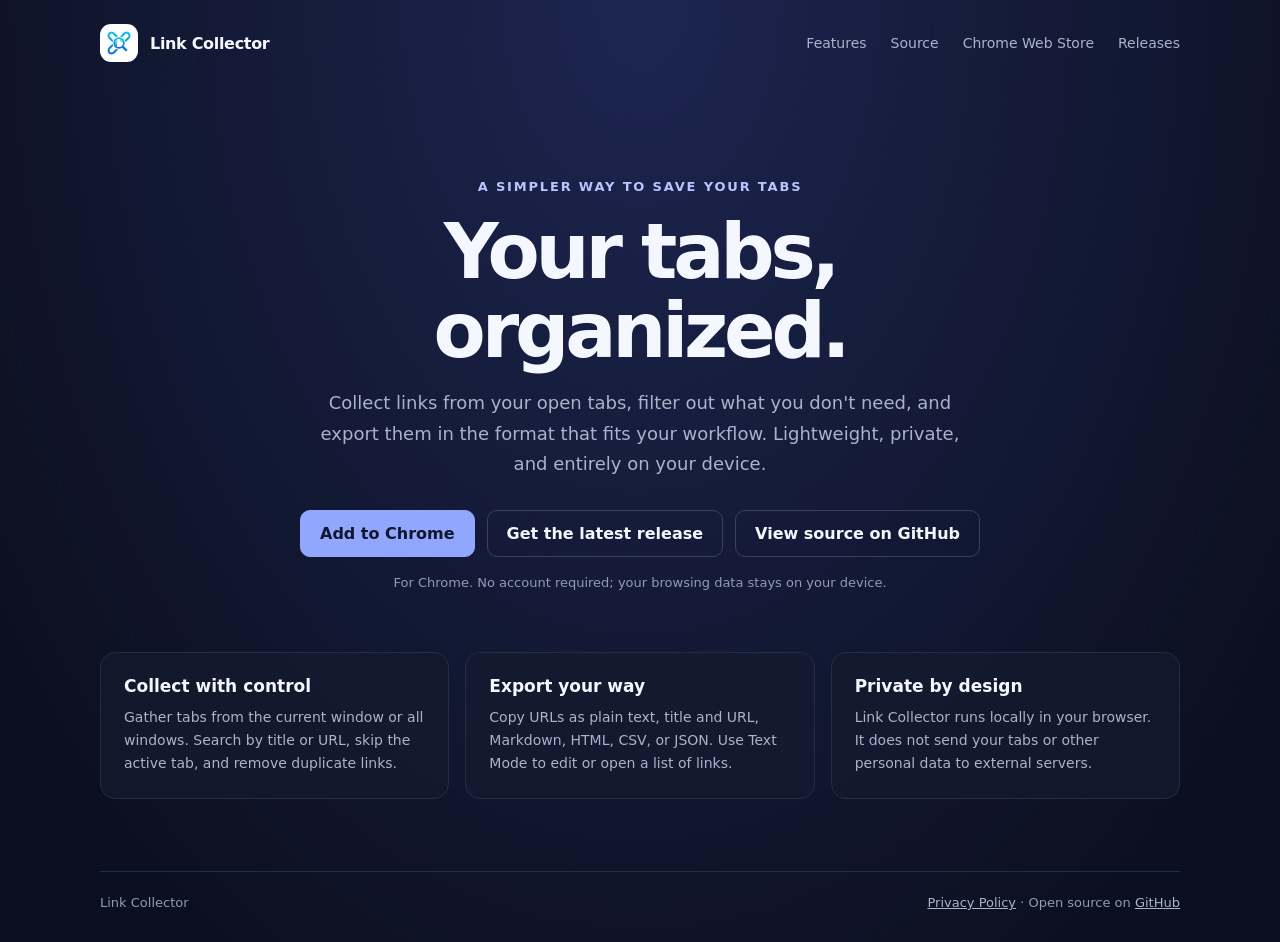
<file: docs/index.html>
<!doctype html>
<html lang="en">
<head>
  <meta charset="utf-8">
  <meta name="viewport" content="width=device-width, initial-scale=1">
  <meta name="description" content="Collect, filter, and export links from your open browser tabs with Link Collector.">
  <title>Link Collector - Your tabs, organized</title>
  <style>
    :root {
      color-scheme: dark;
      font-family: Inter, ui-sans-serif, system-ui, -apple-system, BlinkMacSystemFont, "Segoe UI", sans-serif;
      background: #0b1020;
      color: #f5f7ff;
      font-synthesis: none;
      text-rendering: optimizeLegibility;
      --muted: #aab3ca;
      --accent: #91a7ff;
    }
    * { box-sizing: border-box; }
    body {
      margin: 0;
      min-height: 100vh;
      background:
        radial-gradient(ellipse at 50% 0, rgba(91, 114, 255, .22), transparent 48rem),
        #0b1020;
    }
    a { color: inherit; }
    .wrap { width: min(1080px, calc(100% - 40px)); margin: 0 auto; }
    header { display: flex; align-items: center; justify-content: space-between; padding: 24px 0; }
    .brand { display: flex; align-items: center; gap: 12px; font-weight: 700; letter-spacing: -.02em; text-decoration: none; }
    .brand img { width: 38px; height: 38px; border-radius: 11px; }
    nav { display: flex; gap: 24px; color: var(--muted); font-size: 14px; }
    nav a { text-decoration: none; }
    nav a:hover, .text-link:hover { color: white; }
    main { padding: 80px 0 72px; text-align: center; }
    .eyebrow { color: #b9c5ff; font-size: 13px; font-weight: 700; letter-spacing: .14em; text-transform: uppercase; }
    h1 { max-width: 800px; margin: 18px auto; font-size: clamp(42px, 8vw, 76px); line-height: 1.04; letter-spacing: -.055em; }
    .intro { max-width: 650px; margin: 0 auto; color: var(--muted); font-size: 18px; line-height: 1.7; }
    .actions { display: flex; justify-content: center; flex-wrap: wrap; gap: 12px; margin: 30px 0 18px; }
    .button { display: inline-block; padding: 13px 19px; border: 1px solid #39425d; border-radius: 10px; font-weight: 650; text-decoration: none; }
    .button.primary { border-color: #91a7ff; background: #91a7ff; color: #10162b; }
    .button:hover { transform: translateY(-1px); }
    .note { color: #909bb5; font-size: 13px; }
    .features { display: grid; grid-template-columns: repeat(3, 1fr); gap: 16px; margin-top: 62px; text-align: left; }
    .card { padding: 23px; border: 1px solid #252d43; border-radius: 15px; background: rgba(20, 27, 47, .76); }
    .card h2 { margin: 0 0 10px; font-size: 17px; }
    .card p { margin: 0; color: var(--muted); font-size: 14px; line-height: 1.65; }
    footer { display: flex; justify-content: space-between; gap: 16px; padding: 23px 0 32px; border-top: 1px solid #252d43; color: #909bb5; font-size: 13px; }
    .text-link { color: var(--muted); }
    @media (max-width: 700px) {
      header { align-items: flex-start; gap: 18px; }
      nav { flex-wrap: wrap; justify-content: flex-end; gap: 12px; }
      main { padding-top: 58px; }
      .features { grid-template-columns: 1fr; margin-top: 42px; }
      footer { flex-direction: column; }
    }
  </style>
</head>
<body>
  <div class="wrap">
    <header>
      <a class="brand" href="./" aria-label="Link Collector home">
        <img src="assets/icon128.png" alt="">
        <span>Link Collector</span>
      </a>
      <nav aria-label="Main navigation">
        <a href="#features">Features</a>
        <a href="https://github.com/ByteObsidian/Link-Collector">Source</a>
        <a href="https://chromewebstore.google.com/detail/hnhaapmhbcghmldllheljgfdcdbmnmah">Chrome Web Store</a>
        <a href="https://github.com/ByteObsidian/Link-Collector/releases">Releases</a>
      </nav>
    </header>
    <main>
      <p class="eyebrow">A simpler way to save your tabs</p>
      <h1>Your tabs, organized.</h1>
      <p class="intro">Collect links from your open tabs, filter out what you don't need, and export them in the format that fits your workflow. Lightweight, private, and entirely on your device.</p>
      <div class="actions">
        <a class="button primary" href="https://chromewebstore.google.com/detail/hnhaapmhbcghmldllheljgfdcdbmnmah">Add to Chrome</a>
        <a class="button" href="https://github.com/ByteObsidian/Link-Collector/releases/latest">Get the latest release</a>
        <a class="button" href="https://github.com/ByteObsidian/Link-Collector">View source on GitHub</a>
      </div>
      <p class="note">For Chrome. No account required; your browsing data stays on your device.</p>
      <section class="features" id="features" aria-label="Features">
        <article class="card">
          <h2>Collect with control</h2>
          <p>Gather tabs from the current window or all windows. Search by title or URL, skip the active tab, and remove duplicate links.</p>
        </article>
        <article class="card">
          <h2>Export your way</h2>
          <p>Copy URLs as plain text, title and URL, Markdown, HTML, CSV, or JSON. Use Text Mode to edit or open a list of links.</p>
        </article>
        <article class="card">
          <h2>Private by design</h2>
          <p>Link Collector runs locally in your browser. It does not send your tabs or other personal data to external servers.</p>
        </article>
      </section>
    </main>
    <footer>
      <span>Link Collector</span>
      <span><a class="text-link" href="privacy.html">Privacy Policy</a> · Open source on <a class="text-link" href="https://github.com/ByteObsidian/Link-Collector">GitHub</a></span>
    </footer>
  </div>
</body>
</html>
</file>
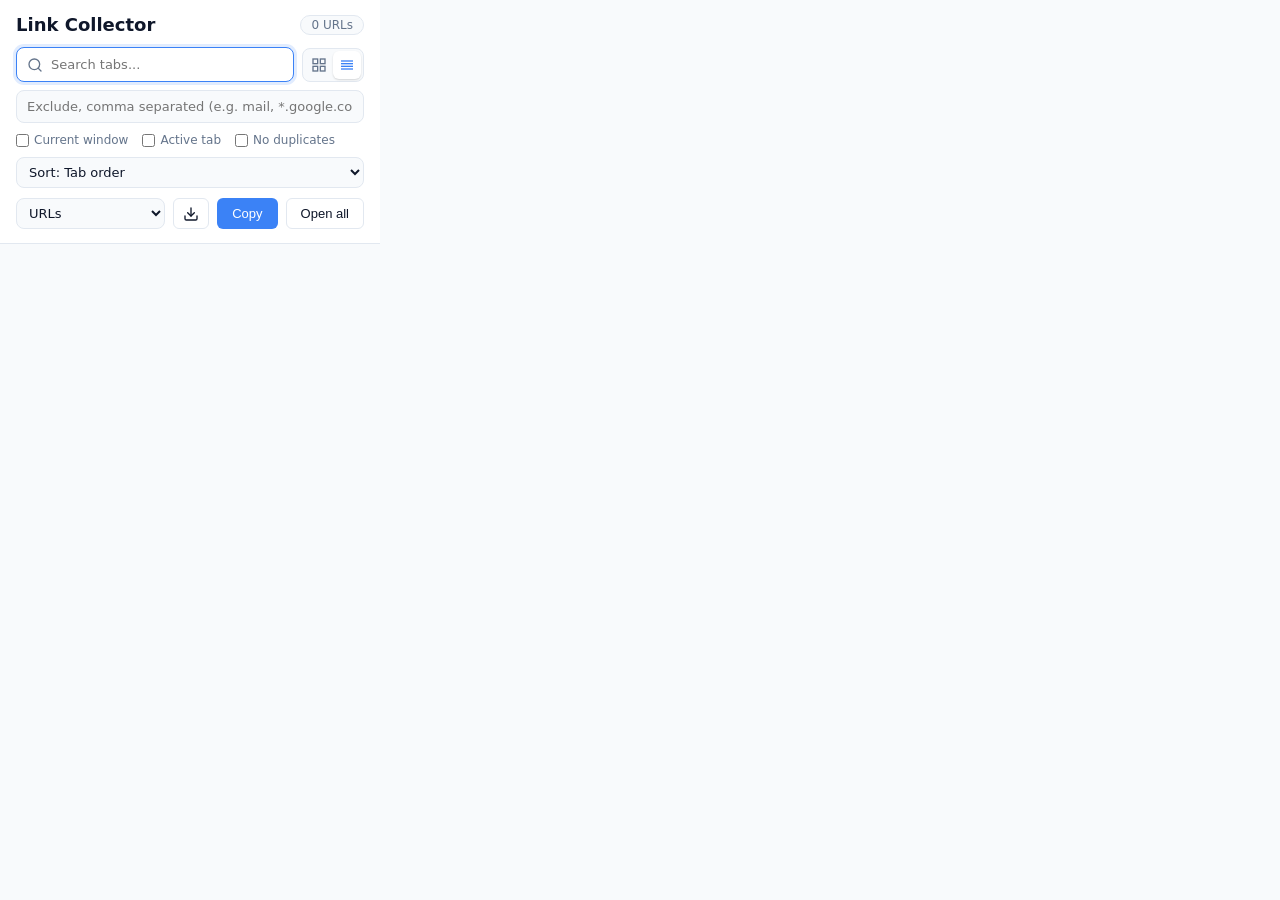
<file: popup.html>
<!DOCTYPE html>
<html lang="en">

<head>
  <meta charset="UTF-8">
  <meta name="viewport" content="width=device-width, initial-scale=1.0">
  <title>Link Collector</title>
  <link rel="stylesheet" href="style.css">
</head>

<body>
  <div class="app-container">
    <header>
      <div class="header-top">
        <h1>Link Collector</h1>
        <div class="header-meta">
          <button id="clear-selection-btn" class="link-btn hidden" title="Clear selection">Clear</button>
          <span id="url-count" class="url-count" aria-live="polite">0 URLs</span>
        </div>
      </div>

      <div id="list-view-controls">
        <div class="control-row">
          <div class="search-container">
            <input type="text" id="search-input" placeholder="Search tabs..." autocomplete="off" autofocus>
            <svg class="search-icon" width="16" height="16" viewBox="0 0 24 24" fill="none" stroke="currentColor"
              stroke-width="2" stroke-linecap="round" stroke-linejoin="round">
              <circle cx="11" cy="11" r="8"></circle>
              <line x1="21" y1="21" x2="16.65" y2="16.65"></line>
            </svg>
          </div>
          <div class="format-toggle">
            <button id="format-ui-btn" class="toggle-btn icon-only" title="Cards View">
              <svg width="16" height="16" viewBox="0 0 24 24" fill="none" stroke="currentColor" stroke-width="2">
                <rect x="3" y="3" width="7" height="7"></rect>
                <rect x="14" y="3" width="7" height="7"></rect>
                <rect x="14" y="14" width="7" height="7"></rect>
                <rect x="3" y="14" width="7" height="7"></rect>
              </svg>
            </button>
            <button id="format-text-btn" class="toggle-btn icon-only active" title="Text View">
              <svg width="16" height="16" viewBox="0 0 24 24" fill="none" stroke="currentColor" stroke-width="2">
                <line x1="21" y1="10" x2="3" y2="10"></line>
                <line x1="21" y1="6" x2="3" y2="6"></line>
                <line x1="21" y1="14" x2="3" y2="14"></line>
                <line x1="21" y1="18" x2="3" y2="18"></line>
              </svg>
            </button>
          </div>
        </div>

        <input type="text" id="exclude-pattern" class="text-input"
          placeholder="Exclude, comma separated (e.g. mail, *.google.com/*)" autocomplete="off">

        <div class="filter-options">
          <label><input type="checkbox" id="current-window-only"> Current window</label>
          <label><input type="checkbox" id="include-active-tab"> Active tab</label>
          <label><input type="checkbox" id="dedupe"> No duplicates</label>
        </div>

        <div class="tools-row">
          <select id="sort-mode" class="select-input" title="Sort order">
            <option value="tab">Sort: Tab order</option>
            <option value="window">Sort: By window</option>
            <option value="title">Sort: Title</option>
            <option value="site">Sort: Site</option>
          </select>
          <button id="close-duplicates-btn" class="secondary-btn hidden"
            title="Close tabs whose URL is already open in another tab">Close duplicates</button>
        </div>

        <div class="action-row">
          <select id="output-format" class="select-input" title="Output format">
            <option value="url">URLs</option>
            <option value="title-url">Title + URL</option>
            <option value="markdown">Markdown</option>
            <option value="html">HTML links</option>
            <option value="csv">CSV</option>
            <option value="json">JSON</option>
          </select>
          <button id="download-btn" class="secondary-btn icon-btn" title="Download as a file" aria-label="Download as a file">
            <svg width="16" height="16" viewBox="0 0 24 24" fill="none" stroke="currentColor" stroke-width="2"
              stroke-linecap="round" stroke-linejoin="round">
              <path d="M21 15v4a2 2 0 0 1-2 2H5a2 2 0 0 1-2-2v-4"></path>
              <polyline points="7 10 12 15 17 10"></polyline>
              <line x1="12" y1="15" x2="12" y2="3"></line>
            </svg>
          </button>
          <button id="copy-btn" class="primary-btn" title="Copy (Ctrl+Enter)">Copy</button>
          <button id="open-btn" class="secondary-btn" title="Open every URL in the text box as a new tab">Open all</button>
        </div>
      </div>
    </header>

    <main>
      <div id="list-view">
        <div id="edit-notice" class="edit-notice hidden" role="status">
          <span>Edited. Filters won't replace your text.</span>
          <button id="reset-text-btn" class="link-btn">Reset to tabs</button>
        </div>

        <ul id="link-list"></ul>

        <div id="text-mode-container" class="hidden">
          <div id="line-numbers"></div>
          <textarea id="url-list-text" spellcheck="false"></textarea>
        </div>

        <div id="empty-state" class="hidden">
          <p>No tabs found matching your search.</p>
        </div>
      </div>
    </main>
  </div>
  <script src="lib/links.js"></script>
  <script src="popup.js"></script>
</body>

</html>
</file>
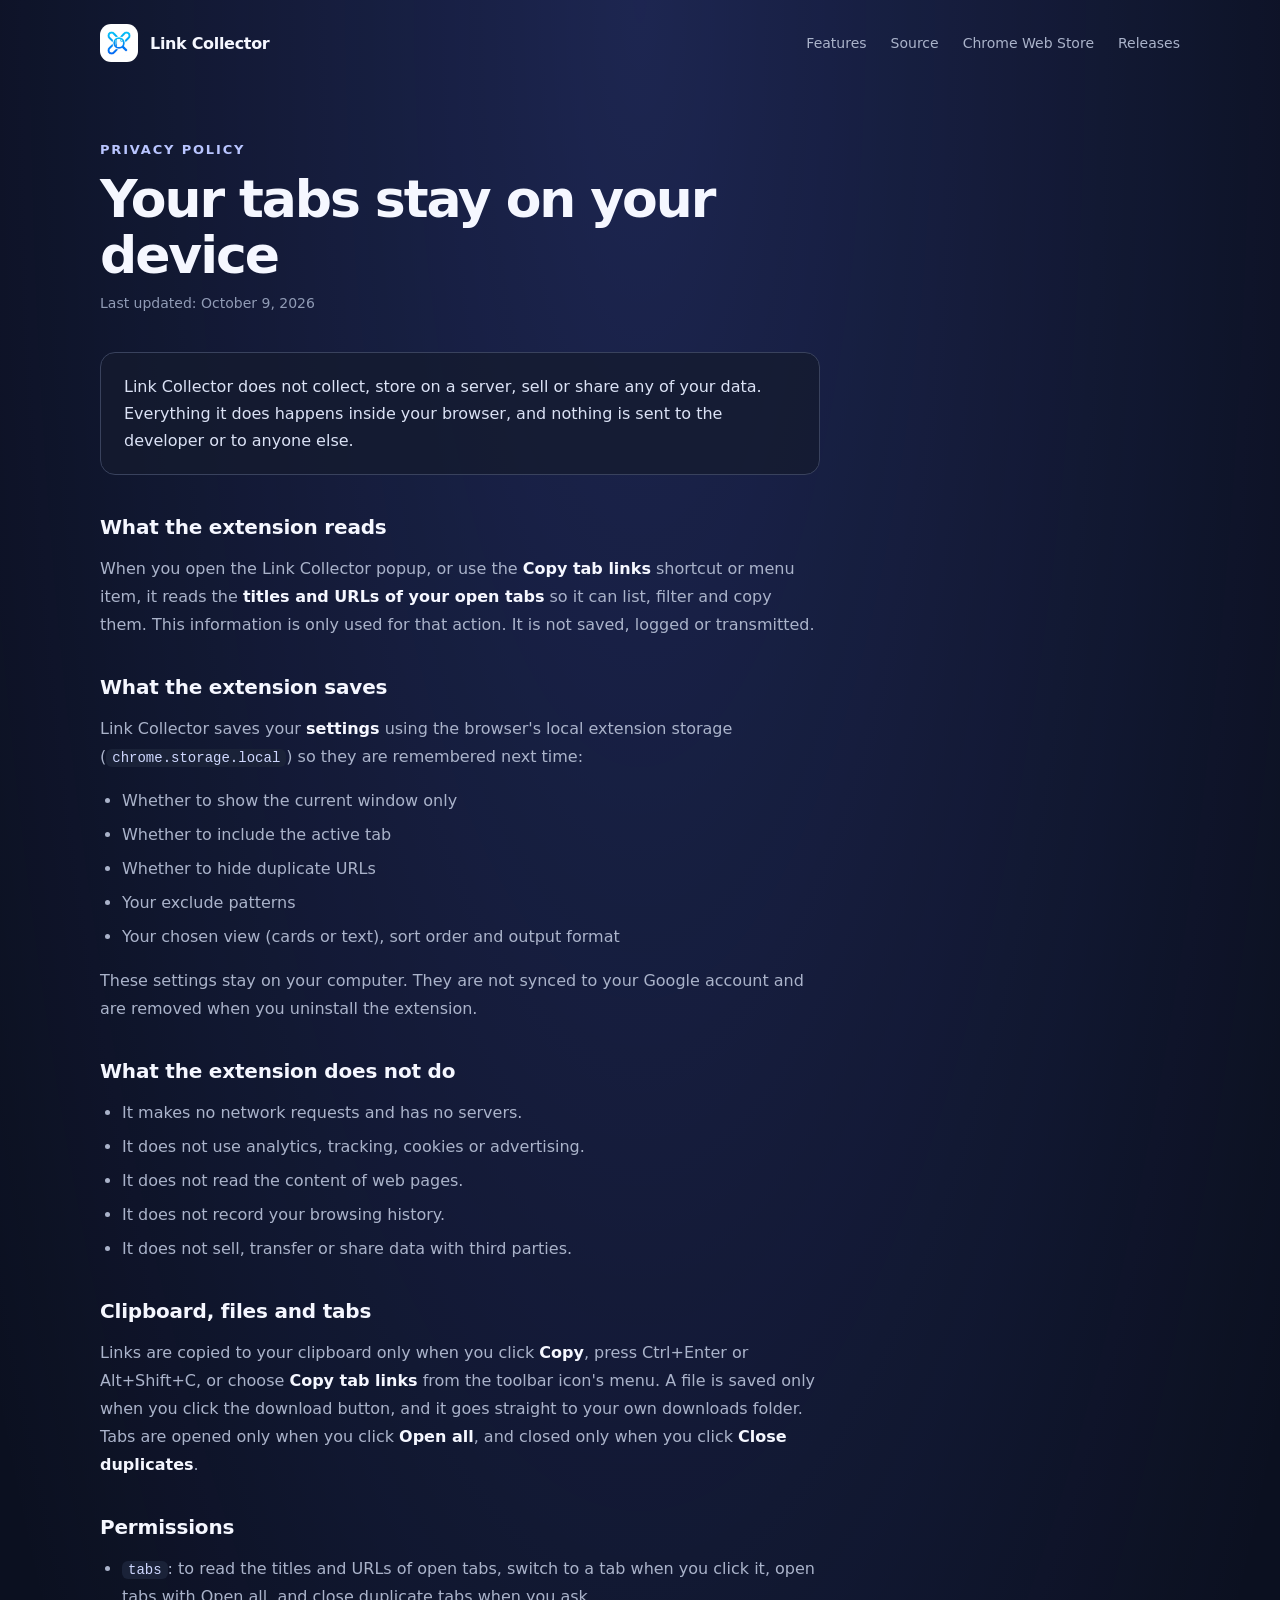
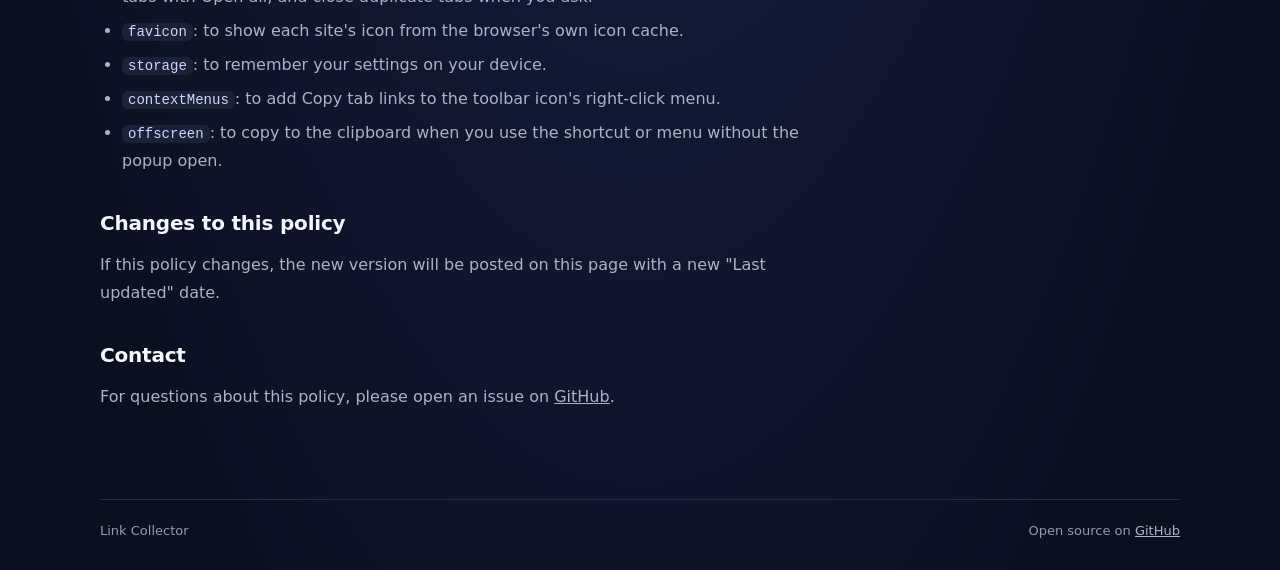
<file: docs/privacy.html>
<!doctype html>
<html lang="en">
<head>
  <meta charset="utf-8">
  <meta name="viewport" content="width=device-width, initial-scale=1">
  <meta name="description" content="Privacy policy for the Link Collector browser extension.">
  <title>Privacy Policy - Link Collector</title>
  <style>
    :root {
      color-scheme: dark;
      font-family: Inter, ui-sans-serif, system-ui, -apple-system, BlinkMacSystemFont, "Segoe UI", sans-serif;
      background: #0b1020;
      color: #f5f7ff;
      font-synthesis: none;
      text-rendering: optimizeLegibility;
      --muted: #aab3ca;
      --accent: #91a7ff;
    }
    * { box-sizing: border-box; }
    body {
      margin: 0;
      min-height: 100vh;
      background:
        radial-gradient(ellipse at 50% 0, rgba(91, 114, 255, .22), transparent 48rem),
        #0b1020;
    }
    a { color: inherit; }
    .wrap { width: min(1080px, calc(100% - 40px)); margin: 0 auto; }
    header { display: flex; align-items: center; justify-content: space-between; padding: 24px 0; }
    .brand { display: flex; align-items: center; gap: 12px; font-weight: 700; letter-spacing: -.02em; text-decoration: none; }
    .brand img { width: 38px; height: 38px; border-radius: 11px; }
    nav { display: flex; gap: 24px; color: var(--muted); font-size: 14px; }
    nav a { text-decoration: none; }
    nav a:hover, .text-link:hover { color: white; }
    main { max-width: 720px; padding: 56px 0 72px; }
    .eyebrow { color: #b9c5ff; font-size: 13px; font-weight: 700; letter-spacing: .14em; text-transform: uppercase; }
    h1 { margin: 14px 0 8px; font-size: clamp(36px, 6vw, 52px); line-height: 1.08; letter-spacing: -.04em; }
    .updated { color: #909bb5; font-size: 14px; margin: 0 0 36px; }
    .summary { padding: 20px 23px; border: 1px solid #39425d; border-radius: 15px; background: rgba(20, 27, 47, .76); margin-bottom: 40px; }
    .summary p { margin: 0; color: #dbe2f5; font-size: 16px; line-height: 1.7; }
    h2 { margin: 36px 0 12px; font-size: 20px; letter-spacing: -.01em; }
    p, li { color: var(--muted); font-size: 16px; line-height: 1.75; }
    ul { padding-left: 22px; }
    li { margin-bottom: 6px; }
    strong { color: #f5f7ff; font-weight: 650; }
    code { padding: 1px 6px; border-radius: 6px; background: #1a2238; color: #cfd8ff; font-size: 14px; }
    footer { display: flex; justify-content: space-between; gap: 16px; padding: 23px 0 32px; border-top: 1px solid #252d43; color: #909bb5; font-size: 13px; }
    .text-link { color: var(--muted); }
    @media (max-width: 700px) {
      header { align-items: flex-start; gap: 18px; }
      nav { flex-wrap: wrap; justify-content: flex-end; gap: 12px; }
      main { padding-top: 36px; }
      footer { flex-direction: column; }
    }
  </style>
</head>
<body>
  <div class="wrap">
    <header>
      <a class="brand" href="./" aria-label="Link Collector home">
        <img src="assets/icon128.png" alt="">
        <span>Link Collector</span>
      </a>
      <nav aria-label="Main navigation">
        <a href="./#features">Features</a>
        <a href="https://github.com/ByteObsidian/Link-Collector">Source</a>
        <a href="https://chromewebstore.google.com/detail/hnhaapmhbcghmldllheljgfdcdbmnmah">Chrome Web Store</a>
        <a href="https://github.com/ByteObsidian/Link-Collector/releases">Releases</a>
      </nav>
    </header>

    <main>
      <div class="eyebrow">Privacy Policy</div>
      <h1>Your tabs stay on your device</h1>
      <p class="updated">Last updated: October 9, 2026</p>

      <div class="summary">
        <p>Link Collector does not collect, store on a server, sell or share any of your data. Everything it does happens inside your browser, and nothing is sent to the developer or to anyone else.</p>
      </div>

      <h2>What the extension reads</h2>
      <p>When you open the Link Collector popup, or use the <strong>Copy tab links</strong> shortcut or menu item, it reads the <strong>titles and URLs of your open tabs</strong> so it can list, filter and copy them. This information is only used for that action. It is not saved, logged or transmitted.</p>

      <h2>What the extension saves</h2>
      <p>Link Collector saves your <strong>settings</strong> using the browser's local extension storage (<code>chrome.storage.local</code>) so they are remembered next time:</p>
      <ul>
        <li>Whether to show the current window only</li>
        <li>Whether to include the active tab</li>
        <li>Whether to hide duplicate URLs</li>
        <li>Your exclude patterns</li>
        <li>Your chosen view (cards or text), sort order and output format</li>
      </ul>
      <p>These settings stay on your computer. They are not synced to your Google account and are removed when you uninstall the extension.</p>

      <h2>What the extension does not do</h2>
      <ul>
        <li>It makes no network requests and has no servers.</li>
        <li>It does not use analytics, tracking, cookies or advertising.</li>
        <li>It does not read the content of web pages.</li>
        <li>It does not record your browsing history.</li>
        <li>It does not sell, transfer or share data with third parties.</li>
      </ul>

      <h2>Clipboard, files and tabs</h2>
      <p>Links are copied to your clipboard only when you click <strong>Copy</strong>, press Ctrl+Enter or Alt+Shift+C, or choose <strong>Copy tab links</strong> from the toolbar icon's menu. A file is saved only when you click the download button, and it goes straight to your own downloads folder. Tabs are opened only when you click <strong>Open all</strong>, and closed only when you click <strong>Close duplicates</strong>.</p>

      <h2>Permissions</h2>
      <ul>
        <li><code>tabs</code>: to read the titles and URLs of open tabs, switch to a tab when you click it, open tabs with Open all, and close duplicate tabs when you ask.</li>
        <li><code>favicon</code>: to show each site's icon from the browser's own icon cache.</li>
        <li><code>storage</code>: to remember your settings on your device.</li>
        <li><code>contextMenus</code>: to add Copy tab links to the toolbar icon's right-click menu.</li>
        <li><code>offscreen</code>: to copy to the clipboard when you use the shortcut or menu without the popup open.</li>
      </ul>

      <h2>Changes to this policy</h2>
      <p>If this policy changes, the new version will be posted on this page with a new "Last updated" date.</p>

      <h2>Contact</h2>
      <p>For questions about this policy, please open an issue on <a class="text-link" href="https://github.com/ByteObsidian/Link-Collector/issues">GitHub</a>.</p>
    </main>

    <footer>
      <span>Link Collector</span>
      <span>Open source on <a class="text-link" href="https://github.com/ByteObsidian/Link-Collector">GitHub</a></span>
    </footer>
  </div>
</body>
</html>
</file>
<file: style.css>
:root {
  color-scheme: light;
  --primary: #3b82f6;
  --primary-hover: #2563eb;
  --success: #16a34a;
  --error: #dc2626;
  --warning: #d97706;
  --bg-color: #f8fafc;
  --surface-color: #ffffff;
  --text-main: #0f172a;
  --text-secondary: #64748b;
  --border-color: #e2e8f0;
  --border-hover: #cbd5e1;
  --hover-bg: rgba(0, 0, 0, 0.05);
  --focus-ring: rgba(59, 130, 246, 0.15);
  --scrollbar: #cbd5e1;
  --scrollbar-hover: #94a3b8;
}

@media (prefers-color-scheme: dark) {
  :root {
    color-scheme: dark;
    --primary: #60a5fa;
    --primary-hover: #3b82f6;
    --success: #22c55e;
    --error: #f87171;
    --warning: #fbbf24;
    --bg-color: #0f172a;
    --surface-color: #1e293b;
    --text-main: #f1f5f9;
    --text-secondary: #94a3b8;
    --border-color: #334155;
    --border-hover: #475569;
    --hover-bg: rgba(255, 255, 255, 0.08);
    --focus-ring: rgba(96, 165, 250, 0.25);
    --scrollbar: #475569;
    --scrollbar-hover: #64748b;
  }
}

body {
  width: 380px;
  height: 580px;
  font-family: 'Inter', system-ui, -apple-system, sans-serif;
  margin: 0;
  background-color: var(--bg-color);
  color: var(--text-main);
  overflow: hidden;
  /* Prevent body scroll, handle in main */
}

.app-container {
  display: flex;
  flex-direction: column;
  height: 100%;
}

header {
  background-color: var(--surface-color);
  padding: 14px 16px;
  border-bottom: 1px solid var(--border-color);
  z-index: 10;
}

.header-top {
  display: flex;
  justify-content: space-between;
  align-items: center;
  margin-bottom: 12px;
}

h1 {
  font-size: 18px;
  font-weight: 700;
  margin: 0;
  color: var(--text-main);
}

/* Buttons */
.primary-btn,
.secondary-btn {
  border: 1px solid transparent;
  padding: 7px 14px;
  border-radius: 6px;
  font-size: 13px;
  font-weight: 500;
  cursor: pointer;
  white-space: nowrap;
  transition: background-color 0.2s, border-color 0.2s, color 0.2s;
}

.primary-btn {
  background-color: var(--primary);
  color: white;
}

.primary-btn:hover {
  background-color: var(--primary-hover);
}

.secondary-btn {
  background-color: var(--surface-color);
  border-color: var(--border-color);
  color: var(--text-main);
}

.secondary-btn:hover {
  border-color: var(--border-hover);
  background-color: var(--hover-bg);
}

.primary-btn.success,
.secondary-btn.success {
  background-color: var(--success);
  border-color: var(--success);
  color: white;
}

.primary-btn.error,
.secondary-btn.error {
  background-color: var(--error);
  border-color: var(--error);
  color: white;
}

.primary-btn.warning,
.secondary-btn.warning {
  background-color: var(--warning);
  border-color: var(--warning);
  color: white;
}

button:focus-visible,
select:focus-visible,
input[type="checkbox"]:focus-visible {
  outline: 2px solid var(--primary);
  outline-offset: 2px;
}

/* Inputs */
.search-container {
  position: relative;
  flex: 1;
}

#search-input,
.text-input,
.select-input {
  width: 100%;
  box-sizing: border-box;
  border: 1px solid var(--border-color);
  border-radius: 8px;
  font-size: 13px;
  font-family: inherit;
  background-color: var(--bg-color);
  color: var(--text-main);
  transition: border-color 0.2s, background-color 0.2s;
}

#search-input {
  padding: 9px 10px 9px 34px;
}

.text-input {
  margin-top: 8px;
  padding: 8px 10px;
}

.select-input {
  width: auto;
  flex: 1;
  min-width: 0;
  padding: 6px 8px;
  cursor: pointer;
}

#search-input:focus,
.text-input:focus,
.select-input:focus {
  outline: none;
  border-color: var(--primary);
  background-color: var(--surface-color);
  box-shadow: 0 0 0 3px var(--focus-ring);
}

.search-icon {
  position: absolute;
  left: 11px;
  top: 50%;
  transform: translateY(-50%);
  color: var(--text-secondary);
  pointer-events: none;
}

.filter-options {
  display: flex;
  flex-wrap: wrap;
  gap: 4px 14px;
  margin-top: 10px;
  font-size: 12px;
  color: var(--text-secondary);
}

.filter-options label {
  display: flex;
  align-items: center;
  cursor: pointer;
}

.filter-options input {
  margin: 0 5px 0 0;
  cursor: pointer;
  accent-color: var(--primary);
}

.action-row,
.tools-row {
  display: flex;
  gap: 8px;
  margin-top: 10px;
}

.icon-btn {
  display: flex;
  align-items: center;
  justify-content: center;
  padding: 6px 9px;
}

.header-meta {
  display: flex;
  align-items: center;
  gap: 8px;
}

.link-btn {
  padding: 0;
  border: none;
  background: none;
  color: var(--primary);
  font: inherit;
  font-size: 12px;
  font-weight: 500;
  cursor: pointer;
}

.link-btn:hover {
  text-decoration: underline;
}

.edit-notice {
  display: flex;
  justify-content: space-between;
  align-items: center;
  gap: 8px;
  margin-bottom: 8px;
  padding: 7px 10px;
  border: 1px solid var(--warning);
  border-radius: 8px;
  font-size: 12px;
  color: var(--text-main);
  background-color: var(--surface-color);
}

main {
  flex: 1;
  min-height: 0;
  overflow-y: auto;
  padding: 12px;
}

#list-view {
  height: 100%;
  display: flex;
  flex-direction: column;
}

/* Custom Scrollbar */
main::-webkit-scrollbar,
textarea#url-list-text::-webkit-scrollbar {
  width: 8px;
  height: 8px;
}

main::-webkit-scrollbar-track,
textarea#url-list-text::-webkit-scrollbar-track {
  background: transparent;
}

main::-webkit-scrollbar-thumb,
textarea#url-list-text::-webkit-scrollbar-thumb {
  background-color: var(--scrollbar);
  border-radius: 4px;
}

main::-webkit-scrollbar-thumb:hover,
textarea#url-list-text::-webkit-scrollbar-thumb:hover {
  background-color: var(--scrollbar-hover);
}

#link-list {
  list-style: none;
  padding: 0;
  margin: 0;
}

.link-item {
  background-color: var(--surface-color);
  border: 1px solid var(--border-color);
  border-radius: 8px;
  padding-left: 10px;
  margin-bottom: 8px;
  display: flex;
  align-items: center;
  transition: border-color 0.2s, box-shadow 0.2s;
}

.link-item:hover,
.link-item:focus-within {
  border-color: var(--primary);
  box-shadow: 0 2px 6px rgba(0, 0, 0, 0.06);
}

.link-item.selected {
  border-color: var(--primary);
  box-shadow: 0 0 0 1px var(--primary);
}

.link-select {
  flex-shrink: 0;
  margin: 0;
  cursor: pointer;
  accent-color: var(--primary);
}

.link-main {
  flex: 1;
  min-width: 0;
  display: flex;
  align-items: center;
  padding: 10px 12px 10px 10px;
  border: none;
  background: none;
  color: inherit;
  font: inherit;
  text-align: left;
  cursor: pointer;
  border-radius: 0 8px 8px 0;
}

.link-main:focus-visible {
  outline: 2px solid var(--primary);
  outline-offset: -2px;
}

.window-header {
  margin: 4px 2px 6px;
  font-size: 11px;
  font-weight: 600;
  letter-spacing: 0.04em;
  text-transform: uppercase;
  color: var(--text-secondary);
}

.window-header:not(:first-child) {
  margin-top: 14px;
}

.link-favicon {
  width: 16px;
  height: 16px;
  margin-right: 12px;
  flex-shrink: 0;
  border-radius: 4px;
}

.link-content {
  flex: 1;
  min-width: 0;
  /* Enable ellipsis */
}

.link-title {
  display: block;
  font-size: 14px;
  font-weight: 500;
  color: var(--text-main);
  white-space: nowrap;
  overflow: hidden;
  text-overflow: ellipsis;
  margin-bottom: 2px;
}

.link-url {
  font-size: 12px;
  color: var(--text-secondary);
  white-space: nowrap;
  overflow: hidden;
  text-overflow: ellipsis;
  display: block;
}

#empty-state {
  text-align: center;
  color: var(--text-secondary);
  margin-top: 40px;
  font-size: 14px;
}

/* List View Controls */
.control-row {
  display: flex;
  align-items: center;
  gap: 8px;
}

.format-toggle {
  display: flex;
  background-color: var(--bg-color);
  border: 1px solid var(--border-color);
  border-radius: 8px;
  padding: 2px;
  flex-shrink: 0;
}

.url-count {
  font-size: 12px;
  color: var(--text-secondary);
  font-weight: 500;
  background-color: var(--bg-color);
  border: 1px solid var(--border-color);
  border-radius: 999px;
  padding: 2px 10px;
}

/* Toggle Button (Shared) */
.toggle-btn {
  background: none;
  border: none;
  padding: 4px 8px;
  border-radius: 6px;
  color: var(--text-secondary);
  cursor: pointer;
  transition: all 0.2s;
  display: flex;
  align-items: center;
  justify-content: center;
}

.toggle-btn:hover {
  background-color: var(--hover-bg);
  color: var(--text-main);
}

.toggle-btn.active {
  background-color: var(--surface-color);
  color: var(--primary);
  box-shadow: 0 1px 2px rgba(0, 0, 0, 0.15);
}

.toggle-btn.icon-only {
  padding: 4px;
  width: 28px;
  height: 28px;
}

/* Text Mode */
#text-mode-container {
  display: flex;
  flex: 1;
  min-height: 0;
  box-sizing: border-box;
  border: 1px solid var(--border-color);
  border-radius: 8px;
  background-color: var(--surface-color);
  overflow: hidden;
}

#line-numbers {
  min-width: 24px;
  text-align: right;
  /* Extra bottom padding keeps numbers aligned when the textarea shows a horizontal scrollbar */
  padding: 12px 6px 20px 4px;
  color: var(--text-secondary);
  background-color: var(--bg-color);
  border-right: 1px solid var(--border-color);
  font-family: 'Consolas', 'Monaco', monospace;
  font-size: 12px;
  line-height: 1.5;
  /* Must match textarea */
  overflow: hidden;
  user-select: none;
  flex-shrink: 0;
  white-space: pre;
}

textarea#url-list-text {
  flex: 1;
  width: 100%;
  height: 100%;
  box-sizing: border-box;
  padding: 12px;
  border: none;
  background-color: transparent;
  color: var(--text-main);
  font-family: 'Consolas', 'Monaco', monospace;
  font-size: 12px;
  line-height: 1.5;
  resize: none;
  white-space: pre;
  /* No wrapping */
  overflow: auto;
  outline: none;
}

#text-mode-container:focus-within {
  border-color: var(--primary);
  box-shadow: 0 0 0 3px var(--focus-ring);
}

/* Utils */
.hidden {
  display: none !important;
}
</file>
